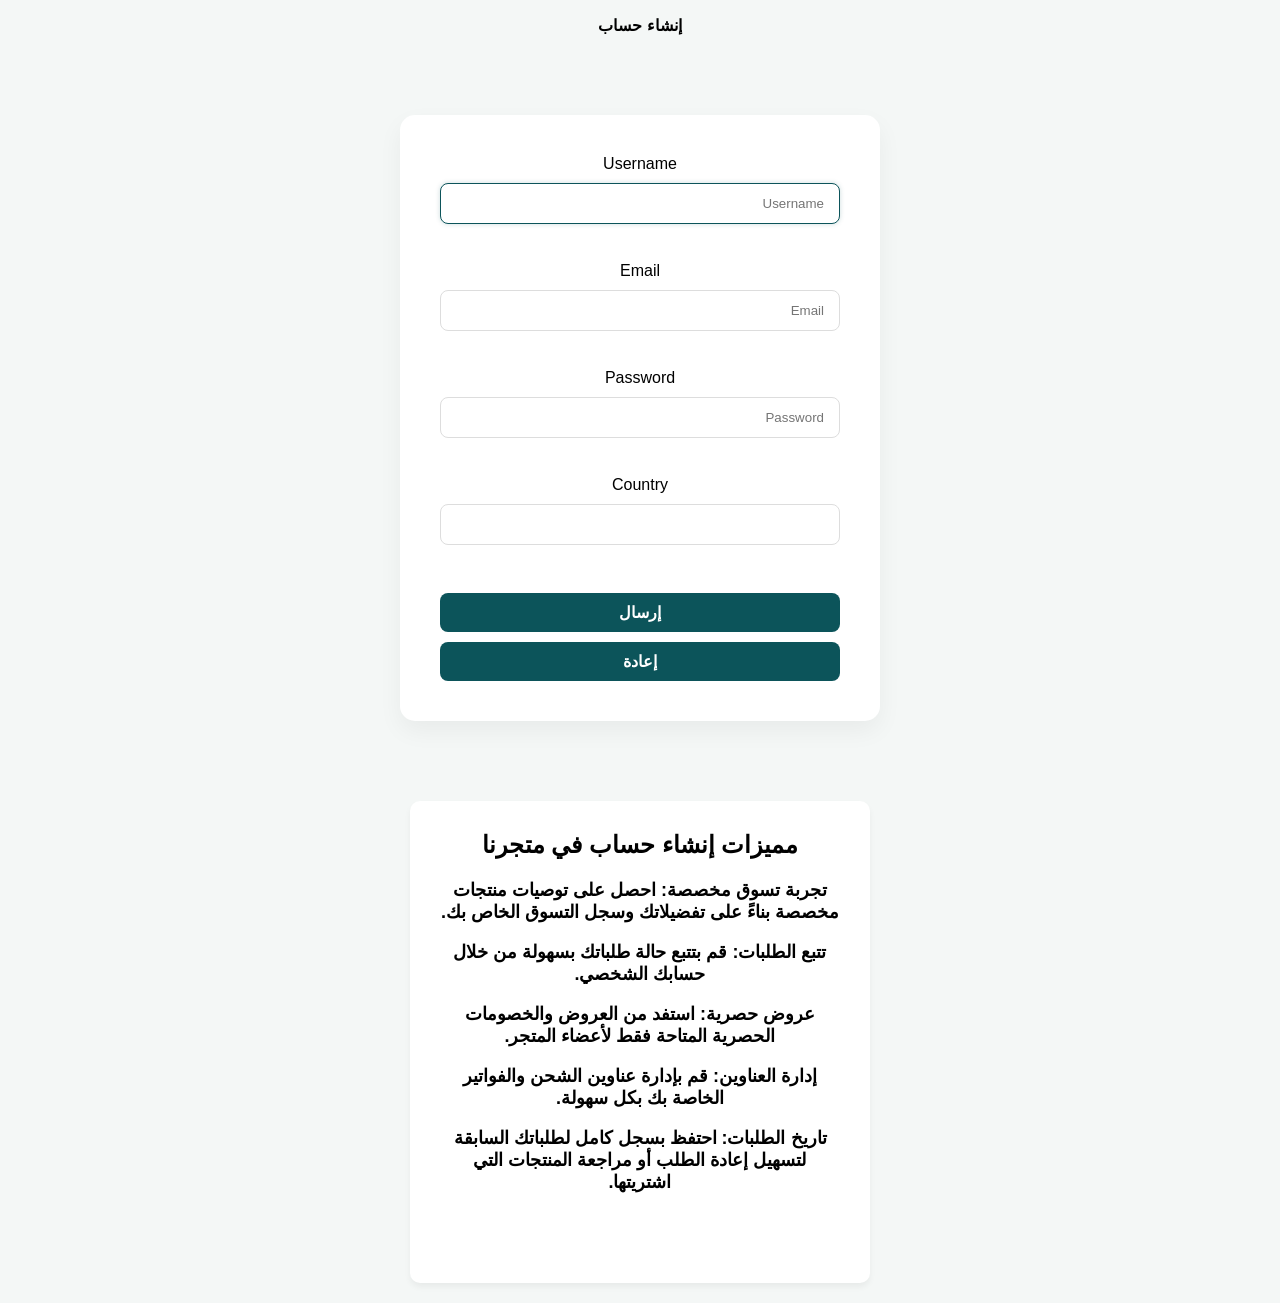
<file: auth/signup.html>
<!DOCTYPE html>
<html lang="en">

<head>
    <meta charset="UTF-8">
    <meta name="viewport" content="width=device-width, initial-scale=1.0">
    <link rel="stylesheet" href="../css/auth.css">
    <title>Sign Up</title>
</head>

<body>
    <div>
        <p style="text-align: center;"><strong>إنشاء حساب</strong></p>
    </div>
    <form action="name" method="post">
        <div>
            <input type="hidden" value="id">
        </div>
        <div>
            <label for="name">Username</label>
            <input id="name" type="text" required placeholder="Username" name="name" autofocus minlength="3">
        </div>
        <br>
        <div>
            <label for="email">Email</label>
            <input id="email" type="email" required placeholder="Email" name="email">
        </div>
        <br>
        <div>
            <label for="pass">Password</label>
            <input id="pass" type="password" required placeholder="Password" name="password" minlength="8"
                maxlength="16">
        </div>
        <br>
        <div>
            <label for="Country">Country</label>
            <input list="Country" required name="Country">
            <datalist id="Country">
                <option value="Afghanistan"></option>
                <option value="Algeria"></option>
                <option value="Argentina"></option>
                <option value="Australia"></option>
                <option value="Bahrain"></option>
                <option value="Brazil"></option>
                <option value="Canada"></option>
                <option value="China"></option>
                <option value="Egypt"></option>
                <option value="France"></option>
                <option value="Germany"></option>
                <option value="India"></option>
                <option value="Indonesia"></option>
                <option value="Iraq"></option>
                <option value="Italy"></option>
                <option value="Japan"></option>
                <option value="Jordan"></option>
                <option value="Kuwait"></option>
                <option value="Lebanon"></option>
                <option value="Libya"></option>
                <option value="Malaysia"></option>
                <option value="Morocco"></option>
                <option value="Netherlands"></option>
                <option value="Oman"></option>
                <option value="Pakistan"></option>
                <option value="Palestine"></option>
                <option value="Qatar"></option>
                <option value="Saudi Arabia"></option>
                <option value="Somalia"></option>
                <option value="Spain"></option>
                <option value="Sudan"></option>
                <option value="Switzerland"></option>
                <option value="Syria"></option>
                <option value="Tunisia"></option>
                <option value="Turkey"></option>
                <option value="United Arab Emirates"></option>
                <option value="United Kingdom"></option>
                <option value="United States"></option>
                <option value="Yemen"></option>
            </datalist>
        </div>
        <br>
        <div>
            <button type="submit">إرسال </button>
            <button type="reset">إعادة</button>
        </div>
    </form>
    <section >
        <aside class="asi-signup">
            <h2>مميزات إنشاء حساب في متجرنا</h2>
            <div class="p-singup">
                <p> تجربة تسوق مخصصة: احصل على توصيات منتجات مخصصة بناءً على تفضيلاتك وسجل التسوق الخاص بك.</p>
                <p>تتبع الطلبات: قم بتتبع حالة طلباتك بسهولة من خلال حسابك الشخصي.</p>
                <p>عروض حصرية: استفد من العروض والخصومات الحصرية المتاحة فقط لأعضاء المتجر.</p>
                <p>إدارة العناوين: قم بإدارة عناوين الشحن والفواتير الخاصة بك بكل سهولة.</p>
                <p>تاريخ الطلبات: احتفظ بسجل كامل لطلباتك السابقة لتسهيل إعادة الطلب أو مراجعة المنتجات التي اشتريتها.</p>
            </div>
        </aside>
    </section>
</body>

</html>
</file>
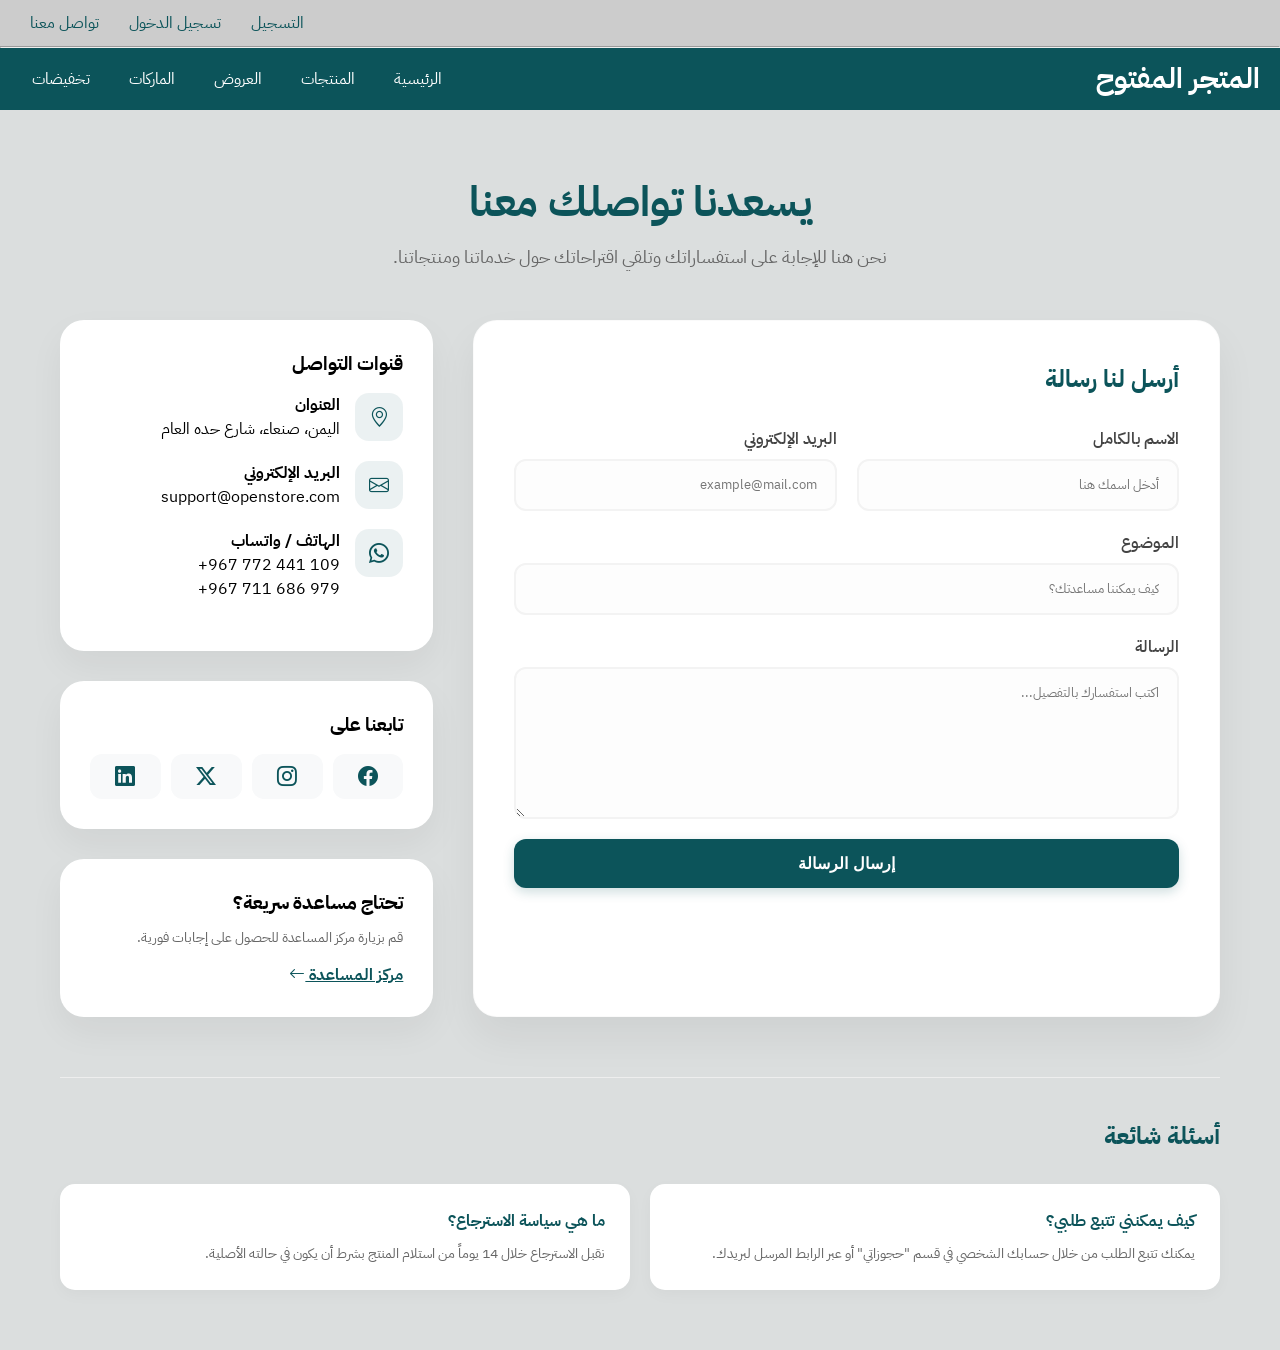
<file: contact/contactus.html>
<!DOCTYPE html>
<html lang="ar" dir="rtl">

<head>
    <meta charset="UTF-8">
    <meta name="viewport" content="width=device-width, initial-scale=1.0">
    <title>تواصل معنا - المتجر المفتوح</title>
    <link rel="stylesheet" href="../css/style.css">
    <link rel="stylesheet" href="../css/contact.css">
    <link rel="stylesheet" href="https://cdn.jsdelivr.net/npm/bootstrap-icons@1.11.1/font/bootstrap-icons.css">
    <link rel="preconnect" href="https://fonts.googleapis.com">
    <link rel="preconnect" href="https://fonts.gstatic.com" crossorigin>
    <link href="https://fonts.googleapis.com/css2?family=IBM+Plex+Sans+Arabic:wght@300;400;500;600;700&display=swap"
        rel="stylesheet">
</head>

<body>
    <!-- Top Bar -->
    <div class="top-bar">
        <div class="link-top-bar">
            <a href="../auth/signup.html">التسجيل</a>
            <a href="../auth/login.html">تسجيل الدخول</a>
            <a href="contactus.html">تواصل معنا</a>
        </div>
    </div>
    <hr>
    <header>
        <div class="header">
            <div class="title-openstore">
                <a href="../index.html"><strong>المتجر المفتوح</strong></a>
            </div>
            <nav class="nav-links">
                <ul>
                    <li><a href="../index.html">الرئيسية</a></li>
                    <li><a href="#">المنتجات</a></li>
                    <li><a href="#">العروض</a></li>
                    <li><a href="#">الماركات</a></li>
                    <li><a href="#">تخفيضات</a></li>
                </ul>
            </nav>
        </div>
    </header>

    <main class="contact-page animate-fade-in">
        <div class="contact-header fade-up">
            <h1>يسعدنا تواصلك معنا</h1>
            <p>نحن هنا للإجابة على استفساراتك وتلقي اقتراحاتك حول خدماتنا ومنتجاتنا.</p>
        </div>

        <div class="contact-wrapper">
            <!-- Contact Form -->
            <section class="contact-form-container fade-up" style="animation-delay: 0.2s;">
                <h2>أرسل لنا رسالة</h2>
                <form action="#" method="POST" class="main-contact-form">
                    <div class="form-row">
                        <div class="input-group">
                            <label for="name">الاسم بالكامل</label>
                            <input type="text" id="name" name="name" placeholder="أدخل اسمك هنا" required>
                        </div>
                        <div class="input-group">
                            <label for="email">البريد الإلكتروني</label>
                            <input type="email" id="email" name="email" placeholder="example@mail.com" required>
                        </div>
                    </div>
                    <div class="input-group">
                        <label for="subject">الموضوع</label>
                        <input type="text" id="subject" name="subject" placeholder="كيف يمكننا مساعدتك؟" required>
                    </div>
                    <div class="input-group">
                        <label for="message">الرسالة</label>
                        <textarea id="message" name="message" rows="6" placeholder="اكتب استفسارك بالتفصيل..."
                            required></textarea>
                    </div>
                    <button type="submit" class="contact-btn">إرسال الرسالة</button>
                </form>
            </section>

            <!-- Contact Sidebar -->
            <aside class="contact-sidebar fade-up" style="animation-delay: 0.4s;">
                <div class="info-card">
                    <h3>قنوات التواصل</h3>
                    <div class="info-item">
                        <div class="icon-box"><i class="bi bi-geo-alt"></i></div>
                        <div class="text">
                            <strong>العنوان</strong>
                            <span>اليمن، صنعاء، شارع حده العام</span>
                        </div>
                    </div>
                    <div class="info-item">
                        <div class="icon-box"><i class="bi bi-envelope"></i></div>
                        <div class="text">
                            <strong>البريد الإلكتروني</strong>
                            <a href="mailto:support@openstore.com">support@openstore.com</a>
                        </div>
                    </div>
                    <div class="info-item">
                        <div class="icon-box"><i class="bi bi-whatsapp"></i></div>
                        <div class="text">
                            <strong>الهاتف / واتساب</strong>
                            <span dir="ltr">+967 772 441 109</span>
                            <span dir="ltr">+967 711 686 979</span>
                        </div>
                    </div>
                </div>

                <div class="social-card">
                    <h3>تابعنا على</h3>
                    <div class="social-links-grid">
                        <a href="https://www.facebook.com/majed.alsamawi.2025" class="social-item"><i class="bi bi-facebook"></i></a>
                        <a href="https://www.instagram.com/m.sai_6" class="social-item"><i class="bi bi-instagram"></i></a>
                        <a href="#" class="social-item"><i class="bi bi-twitter-x"></i></a>
                        <a href="#" class="social-item"><i class="bi bi-linkedin"></i></a>
                    </div>
                </div>

                <div class="help-card">
                    <h3>تحتاج مساعدة سريعة؟</h3>
                    <p>قم بزيارة مركز المساعدة للحصول على إجابات فورية.</p>
                    <a href="#" class="help-link">مركز المساعدة <i class="bi bi-arrow-left"></i></a>
                </div>
            </aside>
        </div>

        <!-- FAQ Section -->
        <section class="faq-section fade-up" style="animation-delay: 0.6s;">
            <h2 class="text-center">أسئلة شائعة</h2>
            <div class="faq-container">
                <div class="faq-item">
                    <h4>كيف يمكنني تتبع طلبي؟</h4>
                    <p>يمكنك تتبع الطلب من خلال حسابك الشخصي في قسم "حجوزاتي" أو عبر الرابط المرسل لبريدك.</p>
                </div>
                <div class="faq-item">
                    <h4>ما هي سياسة الاسترجاع؟</h4>
                    <p>نقبل الاسترجاع خلال 14 يوماً من استلام المنتج بشرط أن يكون في حالته الأصلية.</p>
                </div>
            </div>
        </section>
    </main>
</body>

</html>
</file>
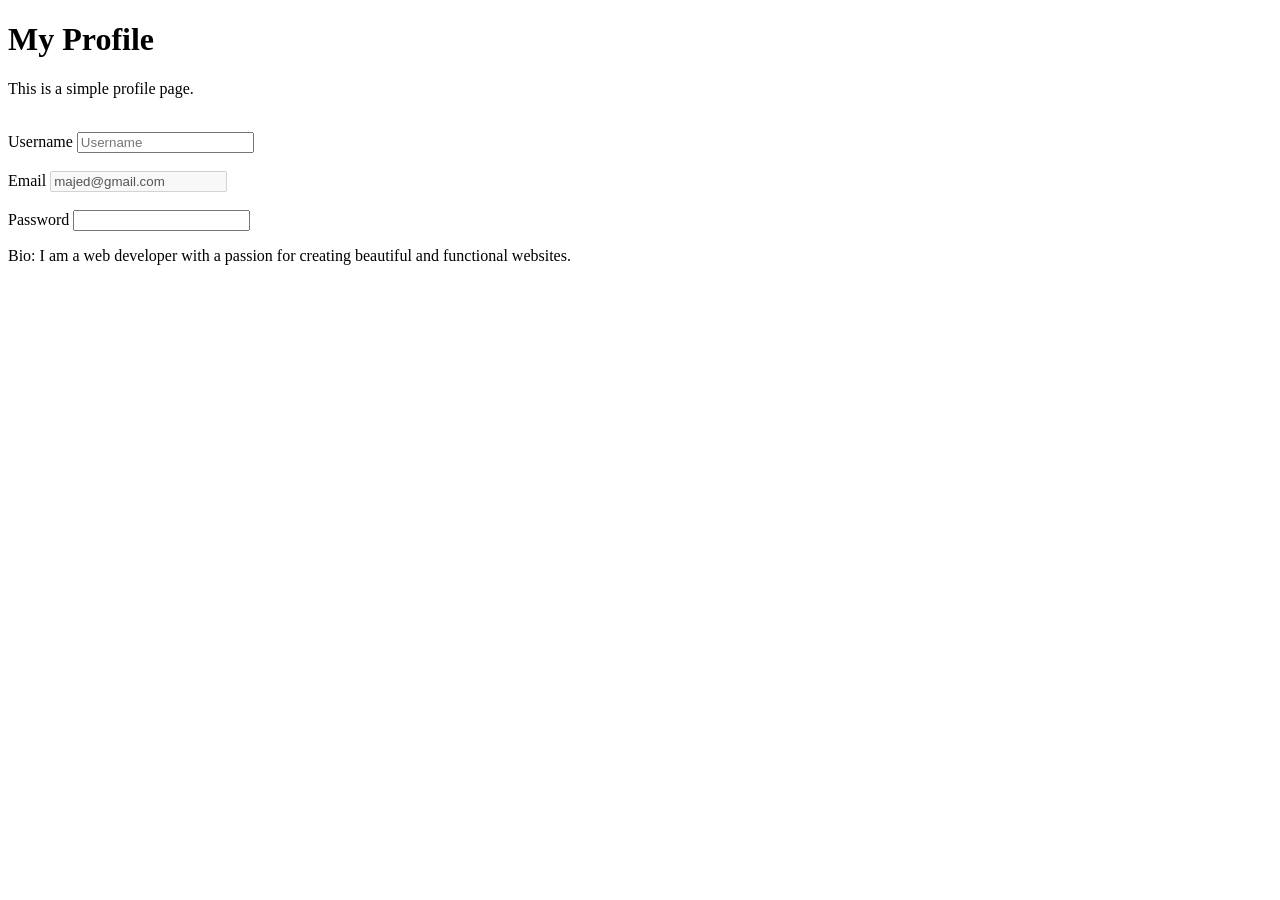
<file: profile/profile.html>
<!DOCTYPE html>
<html lang="en">

<head>
    <meta charset="UTF-8">
    <title>Profile</title>
</head>

<body>
    <h1>My Profile</h1>
    <p>This is a simple profile page.</p>
    <form action="">
        <div>
            <input type="hidden" value="id">
        </div>
        <br>
        <div>
            <label for="name">Username</label>
            <input id="name" type="text" required placeholder="Username" name="name">
        </div>
        <br>
        <div>
            <label for="email">Email</label>
            <input id="email" type="email" disabled placeholder="Email" name="email" value="majed@gmail.com">
        </div>
        <br>
        <div>
            <label for="password">Password</label>
            <input id="password" type="password">
        </div>
    </form>
    <div>
        <p>Bio: I am a web developer with a passion for creating beautiful and functional websites.</p>
    </div>
</body>

</html>
</file>
<file: css/auth.css>
body {
    background-color: #f4f7f6;
    font-family: var(--font, "IBM Plex Sans Arabic", sans-serif);
}

form {
    display: block;
    text-align: center;
    background-color: rgb(255, 255, 255);
    margin: 80px auto;
    border-radius: 15px;
    padding: 40px;
    width: 90%;
    max-width: 400px;
    box-shadow: 0 10px 25px rgba(0, 0, 0, 0.05);
}

.asi-signup {
    display: block;
    background-color: rgb(255, 255, 255);
    margin: 20px auto;
    padding: 10px 30px 70px;
    border-radius: 10px;
    text-align: center;
    width: 90%;
    max-width: 400px;
    box-shadow: 0 4px 6px rgba(0, 0, 0, 0.05);
}

.p-singup {
    text-align: center;
    color: rgb(0, 0, 0);
    direction: rtl;
    margin-bottom: 20px;
    font-size: 18px;
    font-weight: bold;
}

input {
    width: 100%;
    padding: 12px 15px;
    margin: 10px 0 20px 0;
    border: 1px solid #ddd;
    border-radius: 8px;
    outline: none;
    transition: 0.3s;
    box-sizing: border-box;
    text-align: right;
}

input:focus {
    border-color: var(--main-color, #0c545a);
    box-shadow: 0 0 5px rgba(12, 84, 90, 0.2);
}

button {
    background-color: var(--main-color, #0c545a);
    color: white;
    width: 100%;
    margin-top: 10px;
    padding: 10px 20px;
    border: none;
    border-radius: 8px;
    font-size: 16px;
    font-weight: bold;
    cursor: pointer;
    transition: 0.3s;
}

button:hover {
    background-color: var(--main-color-dark, #093f43);
    transform: translateY(-2px);
}
</file>
<file: css/style.css>
:root {
    --main-color: rgb(12, 84, 90);
    --secondary-color: #ccc;
    --bg-color: #dbdede;
    --text-color: #333;
    --font: "IBM Plex Sans Arabic", sans-serif;
}

* {
    box-sizing: border-box;
    margin: 0;
    padding: 0;
}

body {
    font-family: var(--font);
    background: var(--bg-color);
    direction: rtl;
}

a {
    text-decoration: none;
    color: inherit;
}

.top-bar {
    display: flex;
    flex-direction: row-reverse;
    justify-content: space-between;
    align-items: center;
    background: var(--secondary-color);
    padding: 5px 20px;
}

.link-top-bar {
    display: flex;
    gap: 10px;
}

.link-top-bar a {
    color: var(--main-color);
    padding: 6px 10px;
    border-radius: 8px;
    transition: 0.3s;
}

.link-top-bar a:hover {
    background: rgba(0, 0, 0, 0.05);
}

.search-bar {
    display: flex;
    align-items: center;
    color: var(--main-color);
    gap: 10px;
    margin-left: auto;
}

.search-bar input {
    padding: 6px;
    border-radius: 20px;
    border: 1px solid var(--main-color);
    outline: none;
}

header {
    position: sticky;
    top: 0;
    z-index: 1000;
}

.header {
    display: flex;
    justify-content: space-between;
    align-items: center;
    background: var(--main-color);
    padding: 10px 20px;
}

/*       logo-title         */

.title-openstore a {
    color: white;
    font-size: 28px;
    font-weight: bold;
}

.nav-links ul {
    display: flex;
    list-style: none;
    gap: 15px;
}

.nav-links a {
    color: white;
    padding: 8px 12px;
    border-radius: 8px;
    transition: 0.3s;
}

.nav-links a:hover {
    background: rgba(255, 255, 255, 0.2);
}


/*          Main Bar     */

.bar-hello {
    text-align: center;
    padding: 100px 20px;
    background-color: white;
    color: black;
}

.hello-content h1 {
    font-size: 36px;
    margin-bottom: 15px;
    color: var(--main-color);
    cursor: default;
}

.hello-content p {
    font-size: 18px;
    color: #666;
    max-width: 800px;
    margin: 0 auto;
    cursor: default;
}

.hello-content a {
    display: inline-block;
    padding: 10px
}

/*           Offer       */

.cards-offer-bg {
    background: white;
    padding: 50px 20px;
    text-align: center;
}

.offer-title {
    background-color: var(--main-color);
    padding: 40px 200px 40px 200px;
    font-size: 30px;
    width: fit-content;
    max-width: 800px;
    margin: 0 auto 40px auto;
    color: white;
    cursor: default;
}

.line-offer {
    width: 60%;
    height: 3px;
    margin: 10px auto;
    background: linear-gradient(to left, rgb(255 255 255), var(--main-color));
    transform-origin: right;
    animation-name: line;
    animation-duration: 3s;
    animation-iteration-count: infinite;
    animation-timing-function: linear;
}

@keyframes line {
    0% {
        transform: scaleX(0);
    }

    100% {
        transform: scaleX(1);
    }
}

.offers-container {
    display: grid;
    grid-template-columns: 1fr;
    gap: 30px;
    max-width: 1300px;
    margin: 0 auto;
    padding: 0 20px;
}

.cards {
    display: grid;
    grid-template-columns: repeat(auto-fit, minmax(280px, 1fr));
    gap: 25px;
    width: 100%;
}

[class$="-card"] {
    position: relative;
    background: white;
    border-radius: 15px;
    overflow: hidden;
    box-shadow: 0 5px 15px rgba(0, 0, 0, 0.08);
    transition: all 0.4s cubic-bezier(0.175, 0.885, 0.32, 1.275);
    cursor: default;
    display: flex;
    flex-direction: column;
}

[class$="-card"]:hover {
    box-shadow: 0 0 20px rgba(12, 84, 90, 0.6);
}

.card-img {
    height: 200px;
    overflow: hidden;
    cursor: pointer;
}

.card-img img {
    width: 100%;
    height: 100%;
    object-fit: cover;
    transition: 0.5s;
}

[class$="-card"]:hover .card-img img {
    opacity: 0.7;
}

.card-content {
    padding: 20px;
    text-align: right;
    display: flex;
    flex-direction: column;
    flex: 1;
}

.card-content h3 {
    font-size: 18px;
    color: var(--main-color);
    margin-bottom: 10px;
}

.card-content p {
    font-size: 14px;
    color: #777;
    line-height: 1.4;
    margin-bottom: 15px;
    flex-grow: 1;
}

.card-footer {
    display: flex;
    flex-direction: column;
    align-items: stretch;
    margin-top: auto;
    gap: 10px;
    width: 100%;
}

.price {
    font-weight: bold;
    color: #e74c3c;
    font-size: 16px;
}

.add-to-cart {
    font-family: inherit;
    height: 45px;
    background: var(--main-color);
    color: white;
    border: none;
    border-radius: 0;
    font-size: 12px;
    cursor: pointer;
    transition: 0.3s;
    display: flex;
    align-items: center;
    justify-content: center;
}

.add-to-cart:hover {
    background-color: #093f43;
}

.card-badge {
    position: absolute;
    top: 10px;
    background: rgb(153, 27, 27);
    color: white;
    padding: 4px 10px;
    border-radius: 5px;
    font-size: 12px;
    z-index: 10;
}

/*          Seasons      */

.seasons-bg {
    background: var(--bg-color);
    padding-bottom: 120px;
}

.season-title {
    font-size: 30px;
    margin-bottom: 40px;
    color: var(--text-color);
}

.seasons-container {
    display: flex;
    gap: 30px;
    max-width: 1300px;
    margin: 0 auto;
    padding: 0 20px;
}

.seasons-panels {
    display: flex;
    flex: 3;
    height: 450px;
    gap: 10px;
}

.panel {
    flex: 1;
    position: relative;
    background-size: cover;
    background-position: center;
    background-repeat: no-repeat;
    border-radius: 20px;
    cursor: pointer;
    overflow: hidden;
    transition: flex 0.7s cubic-bezier(0.05, 0.6, 0.4, 0.9);
}

.panel::before {
    content: "";
    position: absolute;
    inset: 0;
    background: linear-gradient(to top, rgba(0, 0, 0, 0.8), transparent);
    z-index: 1;
}

.panel:hover {
    flex: 5;
}

.panel-content {
    position: absolute;
    bottom: 30px;
    right: 30px;
    left: 30px;
    z-index: 2;
    opacity: 0;
    transition: opacity 0.3s ease;
    text-align: right;
}

.panel:hover .panel-content {
    opacity: 1;
    transition: opacity 0.5s ease 0.3s;
}

.panel-content h3 {
    color: white;
    font-size: 24px;
    margin-bottom: 10px;
}

.panel-content p {
    color: #ddd;
    margin-bottom: 20px;
}

.panel-btn {
    display: inline-block;
    padding: 10px 25px;
    background: white;
    color: var(--main-color);
    font-weight: bold;
    border-radius: 20px;
}

/*       Outfit       */

.outfit-spotlight {
    padding: 80px 20px;
    background: white;
}

.spotlight-container {
    max-width: 1200px;
    margin: 0 auto;
    display: grid;
    grid-template-columns: 1fr 1fr;
    gap: 50px;
    align-items: center;
}

.spotlight-image {
    position: relative;
    overflow: hidden;
    border-radius: 20px;
    box-shadow: 20px 20px 0px var(--bg-color);
}

.spotlight-image img {
    width: 100%;
    height: 600px;
    object-fit: cover;
    transition: transform 0.8s ease;
}

.floating-badge {
    position: absolute;
    top: 20px;
    right: 20px;
    background: var(--main-color);
    color: white;
    padding: 10px 20px;
    border-radius: 50px;
    font-weight: bold;
}

.spotlight-details {
    text-align: right;
}

.spotlight-subtitle {
    color: #888;
    text-transform: uppercase;
    letter-spacing: 2px;
    font-size: 14px;
}

.spotlight-title {
    font-size: 48px;
    color: var(--main-color);
    margin: 10px 0 20px;
}

.spotlight-description {
    font-size: 18px;
    color: #555;
    line-height: 1.8;
    margin-bottom: 30px;
}

.look-items {
    list-style: none;
    margin-bottom: 40px;
}

.look-items li {
    display: flex;
    justify-content: space-between;
    padding: 15px 0;
    border-bottom: 1px solid #eee;
    font-size: 16px;
}

.item-price {
    font-weight: bold;
    color: var(--main-color);
}

.spotlight-btn {
    display: inline-block;
    padding: 15px 40px;
    background: var(--main-color);
    color: white;
    border-radius: 5px;
    font-weight: bold;
    transition: 0.3s;
}

.spotlight-btn:hover {
    letter-spacing: 1px;
    background: #093f43;
}

@media (max-width: 768px) {
    .spotlight-container {
        grid-template-columns: 1fr;
    }

    .spotlight-image img {
        height: 400px;
    }
}

/*        Brands       */

.brands-title {
    color: var(--main-color);
    font-size: 30px;
    margin-bottom: 40px;
}

.brands-container {
    display: flex;
    justify-content: center;
    align-items: center;
    flex-wrap: wrap;
    gap: 30px;
    max-width: 1300px;
    margin: 0 auto;
    border: 2px solid #7a7a7a;
    box-shadow: inset 0px 0px 20px 12px rgba(0, 0, 0, 0.1);
    padding: 20px;
}

.brands-container img {
    width: 150px;
    height: auto;
    opacity: 0.6;
    filter: grayscale(100%);
    transition: 0.3s;
}

.brands-container img:hover {
    opacity: 1;
    transform: scale(1.15);
    filter: grayscale(0%);
}

footer {
    background: var(--main-color);
    color: white;
    padding: 60px 20px 40px;
    margin-top: 50px;
    border-top-right-radius: 40px;
    border-top-left-radius: 40px;
}

.footer-container {
    display: flex;
    justify-content: space-around;
    flex-wrap: wrap;
    gap: 40px;
    max-width: 1200px;
    margin: 0 auto;
}

.footer-column {
    flex: 1;
    min-width: 200px;
}

.footer-column h3 {
    margin-bottom: 20px;
    font-size: 20px;
    border-bottom: 2px solid rgba(255, 255, 255, 0.2);
    padding-bottom: 10px;
    display: inline-block;
    cursor: default;
}

.footer-column ul {
    list-style: none;
    padding: 0;
}

.footer-column p,
.footer-column span,
.footer-column li {
    font-size: 14px;
    line-height: 1.8;
    margin-bottom: 10px;
    cursor: default;
}

footer a {
    color: white;
    transition: 0.3s;
    text-decoration: none;
}

footer a:hover {
    color: var(--bg-color);
    padding-right: 5px;
}

.copyright {
    text-align: center;
    background: #093f43;
    color: white;
    padding: 10px;
    cursor: default;
}

.s-button-element:not(:disabled):not([loading]) {
    pointer-events: auto;
}

.s-button-btn,
.s-price-range-number-input {
    border-radius: .75rem;
}

.s-button-wide {
    width: 100%;
}
</file>
<file: css/contact.css>
@keyframes fadeInUp {
    from {
        opacity: 0;
        transform: translateY(20px);
    }

    to {
        opacity: 1;
        transform: translateY(0);
    }
}

.fade-up {
    animation: fadeInUp 0.6s ease-out both;
}

.contact-page {
    padding: 60px 20px;
    max-width: 1200px;
    margin: 0 auto;
}

.contact-header {
    text-align: center;
    margin-bottom: 50px;
}

.contact-header h1 {
    color: var(--main-color);
    font-size: clamp(28px, 5vw, 42px);
    margin-bottom: 10px;
    font-weight: 800;
}

.contact-header p {
    color: #666;
    font-size: 18px;
}

.contact-wrapper {
    display: grid;
    grid-template-columns: 2fr 1fr;
    gap: 40px;
}

.contact-form-container {
    background: white;
    padding: 40px;
    border-radius: 24px;
    box-shadow: 0 20px 40px rgba(0, 0, 0, 0.06);
    border: 1px solid rgba(0, 0, 0, 0.02);
}

.contact-form-container h2 {
    color: var(--main-color);
    margin-bottom: 30px;
}

.main-contact-form .form-row {
    display: grid;
    grid-template-columns: 1fr 1fr;
    gap: 20px;
}

.input-group {
    margin-bottom: 20px;
    display: flex;
    flex-direction: column;
}

.input-group label {
    font-weight: 600;
    margin-bottom: 8px;
    color: #444;
}

.input-group input,
.input-group textarea {
    padding: 14px 18px;
    border: 2px solid #f3f3f3;
    border-radius: 12px;
    font-family: inherit;
    outline: none;
    background: #fdfdfd;
    transition: 0.3s;
}

.input-group input:focus,
.input-group textarea:focus {
    border-color: var(--main-color);
    background: white;
    box-shadow: 0 10px 20px rgba(12, 84, 90, 0.08);
    transform: translateY(-2px);
}

.contact-btn {
    width: 100%;
    padding: 15px;
    background: var(--main-color);
    color: white;
    border: none;
    border-radius: 12px;
    font-weight: bold;
    font-size: 16px;
    cursor: pointer;
    transition: 0.3s;
    box-shadow: 0 4px 12px rgba(12, 84, 90, 0.2);
}

.contact-btn:hover {
    background: #093f43;
    transform: translateY(-3px);
    box-shadow: 0 8px 20px rgba(12, 84, 90, 0.3);
}

.contact-sidebar {
    display: flex;
    flex-direction: column;
    gap: 30px;
}

.info-card,
.social-card,
.help-card {
    background: white;
    padding: 30px;
    border-radius: 24px;
    box-shadow: 0 15px 35px rgba(0, 0, 0, 0.05);
}

.info-card h3 {
    margin-bottom: 15px;
}

.info-item {
    display: flex;
    gap: 15px;
    margin-bottom: 20px;
    align-items: flex-start;
}

.info-item .text span {
    display: block;
}

.social-links-grid {
    display: grid;
    grid-template-columns: repeat(4, 1fr);
    gap: 10px;
    margin-top: 15px;
}

.social-item {
    background: #f8f9fa;
    color: var(--main-color);
    height: 45px;
    display: flex;
    align-items: center;
    justify-content: center;
    border-radius: 12px;
    font-size: 20px;
    transition: 0.3s;
}

.social-item:hover {
    background: var(--main-color);
    color: white;
    transform: translateY(-3px);
}

.help-card p {
    font-size: 14px;
    color: #666;
    margin: 10px 0 15px;
}

.help-link {
    color: var(--main-color);
    font-weight: bold;
    text-decoration: underline;
}

.map-section {
    margin-top: 50px;
    border-radius: 24px;
    overflow: hidden;
    box-shadow: 0 15px 35px rgba(0, 0, 0, 0.05);
}

.icon-box {
    background: rgba(12, 84, 90, 0.08);
    color: var(--main-color);
    width: 48px;
    height: 48px;
    display: flex;
    align-items: center;
    justify-content: center;
    border-radius: 14px;
    font-size: 20px;
    flex-shrink: 0;
}

/* FAQ Styles */
.faq-section {
    margin-top: 60px;
    padding-top: 40px;
    border-top: 1px solid #eee;
}

.faq-section h2 {
    color: var(--main-color);
    margin-bottom: 30px;
    font-weight: 700;
}

.faq-container {
    display: grid;
    grid-template-columns: repeat(auto-fit, minmax(300px, 1fr));
    gap: 20px;
}

.faq-item {
    background: white;
    padding: 25px;
    border-radius: 15px;
    box-shadow: 0 5px 15px rgba(0, 0, 0, 0.03);
}

.faq-item h4 {
    color: var(--main-color);
    margin-bottom: 10px;
}

.faq-item p {
    color: #666;
    font-size: 14px;
    line-height: 1.6;
}
</file>
